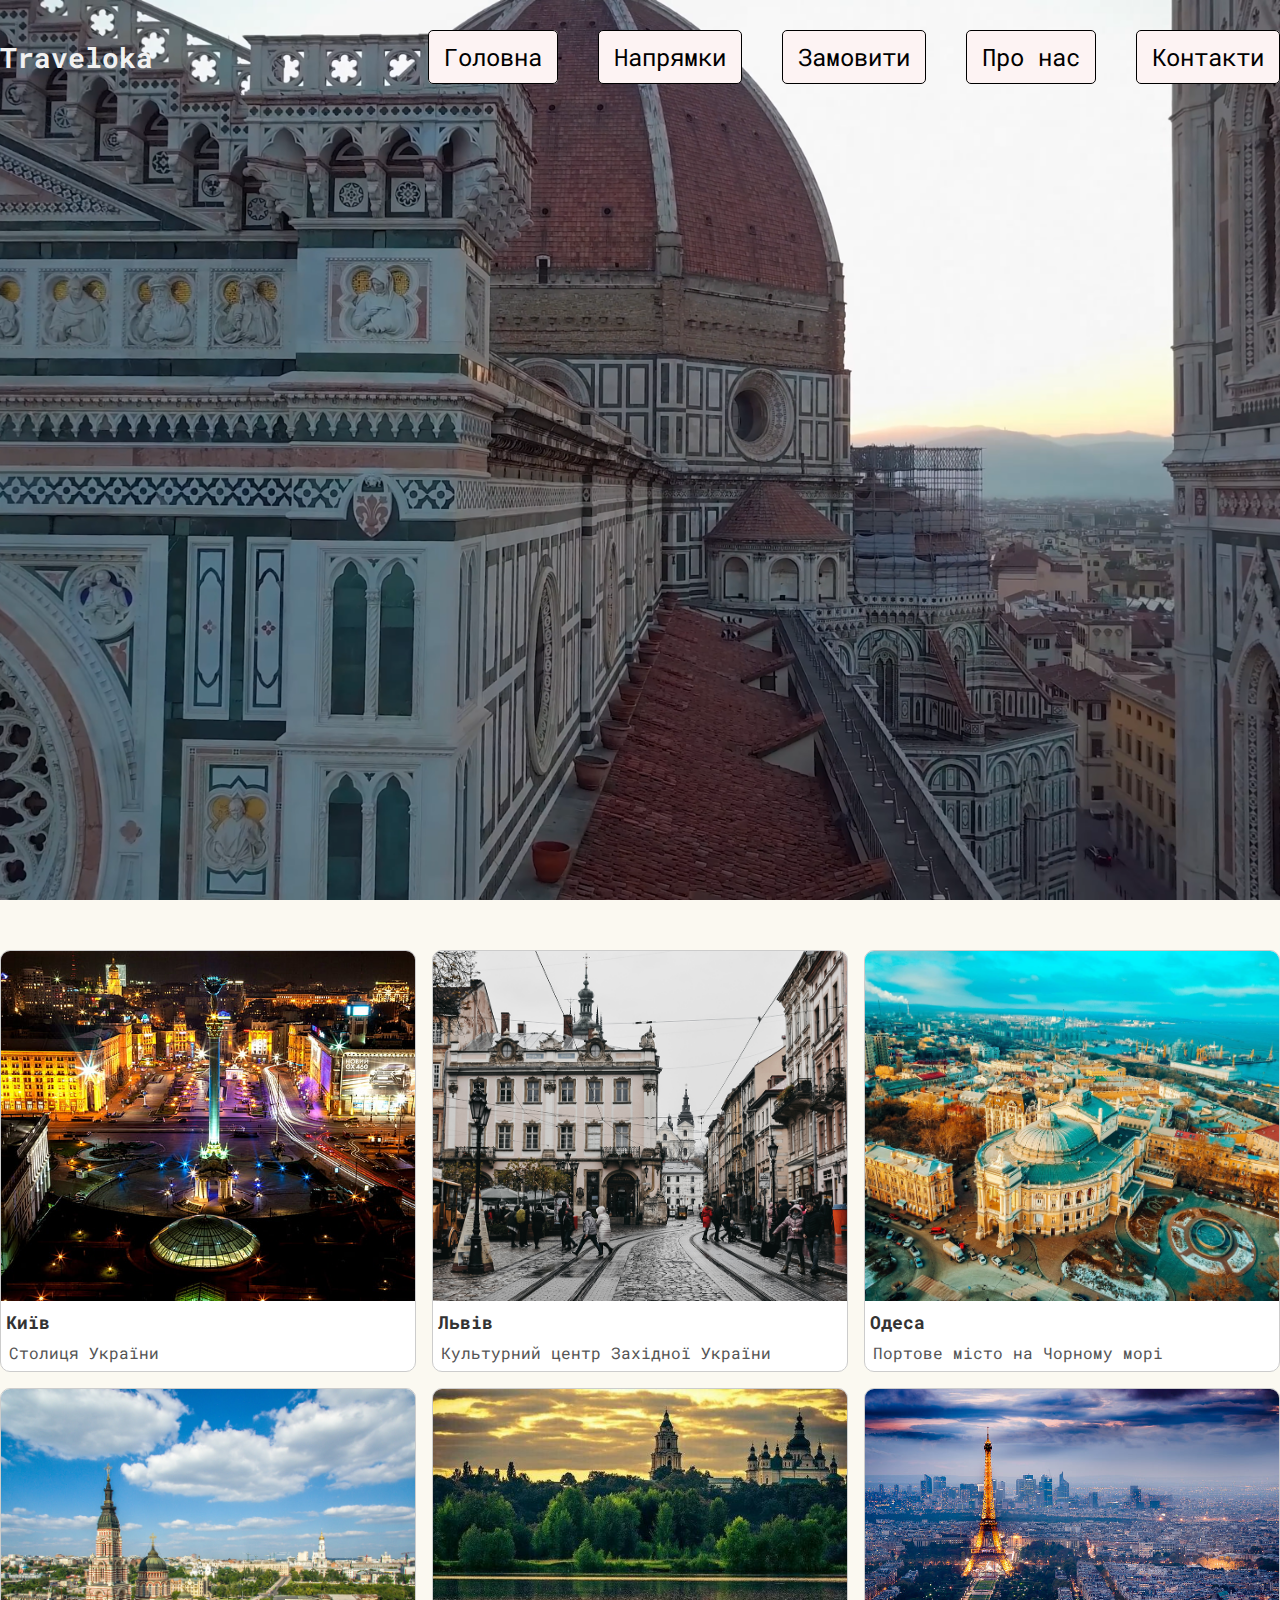
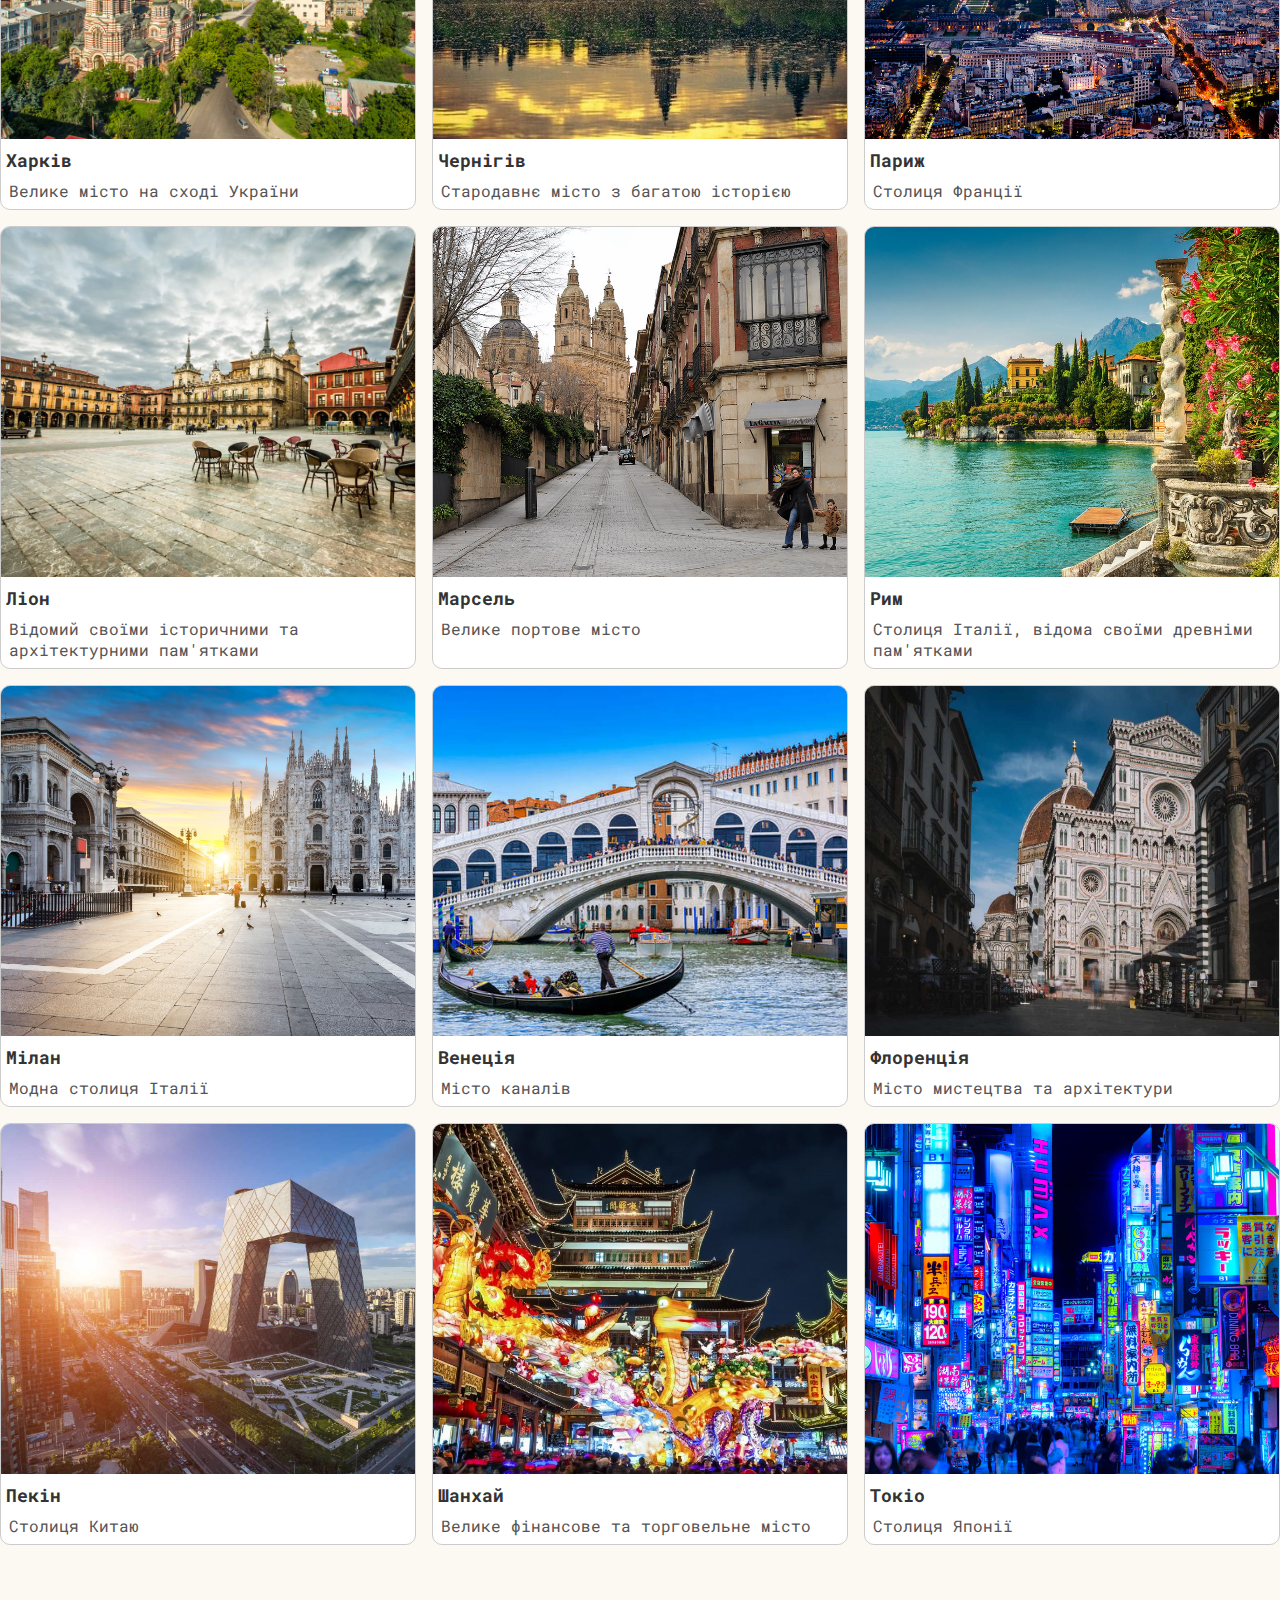
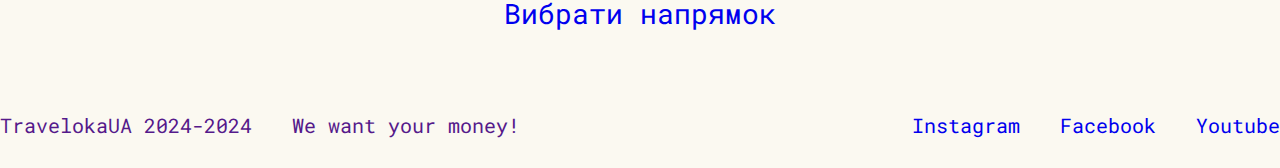
<file: index.html>
<!DOCTYPE html>
<html lang="en">
  <head>
    <meta charset="UTF-8" />
    <link rel="stylesheet" href="css/style.css" />
    <meta name="viewport" content="width=device-width, initial-scale=1.0" />
    <link rel="preconnect" href="https://fonts.googleapis.com" />
    <link rel="preconnect" href="https://fonts.gstatic.com" crossorigin />
    <link
      href="https://fonts.googleapis.com/css2?family=Poppins:ital,wght@0,100;0,200;0,300;0,400;0,500;0,600;0,700;0,800;0,900;1,100;1,200;1,300;1,400;1,500;1,600;1,700;1,800;1,900&family=Roboto+Mono:ital,wght@0,100..700;1,100..700&family=Titillium+Web:ital,wght@0,200;0,300;0,400;0,600;0,700;0,900;1,200;1,300;1,400;1,600;1,700&display=swap"
      rel="stylesheet"
    />
    <link rel="stylesheet" href="burger.css" />
    <title>Traveloka - Головна</title>
  </head>
  <body>
    <header class="header">
      <div class="carousel">
        <div class="carousel__container">
          <img src="images/caros1.png" alt="Slide 1" class="carousel__image" />
          <img src="images/caros2.png" alt="Slide 2" class="carousel__image" />
          <img src="images/caros3.png" alt="Slide 3" class="carousel__image" />
          <img src="images/caros4.png" alt="Slide 3" class="carousel__image" />
        </div>
      </div>
      <div class="upper-header">
        <div class="container">
          <div class="upper-header__flex">
            <div class="header__logo">
              <p class="header__logo-p">Traveloka</p>
            </div>
            <div class="upper-header__right">
              <div class="nav navbar">
                <ul class="nav__ul nav-menu">
                  <li class="ul__li nav-item">
                    <a href="" class="ul__li-a">Головна</a>
                  </li>

                  <li class="ul__li nav-item">
                    <div class="dropdown">
                      <button onclick="myFunction()" class="dropbtn ul__li-a">
                        Напрямки
                      </button>
                      <div id="myDropdown" class="dropdown-content">
                        <ul class="dropdown__ul">
                          <li class="dropdown__li">
                            <div class="inner__dropdown">
                              <a class="inner__ul__li-a">Європа</a>
                              <div class="inner__dropdown-content">
                                <ul class="inner__dropdown__ul" id="europeList">
                                  <li>
                                    <a href="country.html?name=Ukraine"
                                      >Україна</a
                                    >
                                  </li>

                                  <li class="inner__dropdown__li">
                                    <a
                                      href="country.html?name=France"
                                      class="inner__dropdown__li-a"
                                      >Франція</a
                                    >
                                  </li>
                                  <li class="inner__dropdown__li">
                                    <a
                                      href="country.html?name=Italy"
                                      class="inner__dropdown__li-a"
                                      >Італія</a
                                    >
                                  </li>
                                </ul>
                              </div>
                            </div>
                          </li>
                          <li class="dropdown__li">
                            <div class="inner__dropdown">
                              <a class="inner__ul__li-a">Азія</a>
                              <div class="inner__dropdown-content">
                                <ul class="inner__dropdown__ul" id="europeList">
                                  <li class="inner__dropdown__li">
                                    <a
                                      href="country.html?name=China"
                                      class="inner__dropdown__li-a"
                                      >Китай</a
                                    >
                                  </li>
                                  <li class="inner__dropdown__li">
                                    <a
                                      href="country.html?name=Japan"
                                      class="inner__dropdown__li-a"
                                      >Японія</a
                                    >
                                  </li>
                                  <li class="inner__dropdown__li">
                                    <a
                                      href="country.html?name=Korea"
                                      class="inner__dropdown__li-a"
                                      >Корея</a
                                    >
                                  </li>
                                </ul>
                              </div>
                            </div>
                          </li>
                          <li class="dropdown__li">
                            <div class="inner__dropdown">
                              <a class="inner__ul__li-a">Африка</a>
                              <div class="inner__dropdown-content">
                                <ul class="inner__dropdown__ul" id="europeList">
                                  <li class="inner__dropdown__li">
                                    <a
                                      href="country.html?name=Morocco"
                                      class="inner__dropdown__li-a"
                                      >Марокко</a
                                    >
                                  </li>
                                  <li class="inner__dropdown__li">
                                    <a
                                      href="country.html?name=Tunisia"
                                      class="inner__dropdown__li-a"
                                      >Туніс</a
                                    >
                                  </li>
                                </ul>
                              </div>
                            </div>
                          </li>
                          <li class="dropdown__li">
                            <div class="inner__dropdown">
                              <a class="inner__ul__li-a">Південна Америка</a>
                              <div class="inner__dropdown-content">
                                <ul class="inner__dropdown__ul" id="europeList">
                                  <li class="inner__dropdown__li">
                                    <a
                                      href="country.html?name=Brazil"
                                      class="inner__dropdown__li-a"
                                      >Бразилія</a
                                    >
                                  </li>
                                  <li class="inner__dropdown__li">
                                    <a
                                      href="country.html?name=Peru"
                                      class="inner__dropdown__li-a"
                                      >Перу</a
                                    >
                                  </li>
                                </ul>
                              </div>
                            </div>
                          </li>
                          <li class="dropdown__li">
                            <div class="inner__dropdown">
                              <a class="inner__ul__li-a">Північна Америка</a>
                              <div class="inner__dropdown-content">
                                <ul class="inner__dropdown__ul" id="europeList">
                                  <li class="inner__dropdown__li">
                                    <a
                                      href="country.html?name=USA"
                                      class="inner__dropdown__li-a"
                                      >США</a
                                    >
                                  </li>
                                </ul>
                              </div>
                            </div>
                          </li>
                          <li class="dropdown__li">
                            <a
                              href="country.html?name=Australia"
                              class="dropdown__li-a"
                              >Австралія</a
                            >
                          </li>
                        </ul>
                      </div>
                    </div>
                  </li>

                  <li class="ul__li nav-item">
                    <a href="buy.html" class="ul__li-a">Замовити</a>
                  </li>
                  <li class="ul__li nav-item">
                    <a href="about.html" class="ul__li-a">Про нас</a>
                  </li>
                  <li class="ul__li nav-item">
                    <a href="contact.html" class="ul__li-a">Контакти</a>
                  </li>
                </ul>
                <div class="hamburger">
                  <span class="bar"></span>
                  <span class="bar"></span>
                  <span class="bar"></span>
                </div>
              </div>
            </div>
          </div>
          <div class="header__slide"></div>
        </div>
      </div>
    </header>
    <div class="main">
      <section class="carrousel">
        <div class="container">
          <ul class="country-popular__flex" id="countryPopularPlaces">
            <!-- Україна -->
            <li class="country-popular__flex-li">
              <a href="country.html?name=Ukraine">
                <img
                  class="country-popular__img"
                  src="images/kyiv.jpg"
                  alt="Київ"
                />
                <h3>Київ</h3>
                <p>Столиця України</p>
              </a>
            </li>
            <li class="country-popular__flex-li">
              <a href="country.html?name=Ukraine">
                <img
                  class="country-popular__img"
                  src="images/lviv.jpg"
                  alt="Львів"
                />
                <h3>Львів</h3>
                <p>Культурний центр Західної України</p>
              </a>
            </li>
            <li class="country-popular__flex-li">
              <a href="country.html?name=Ukraine">
                <img
                  class="country-popular__img"
                  src="images/odesa.jpg"
                  alt="Одеса"
                />
                <h3>Одеса</h3>
                <p>Портове місто на Чорному морі</p>
              </a>
            </li>
            <li class="country-popular__flex-li">
              <a href="country.html?name=Ukraine">
                <img
                  class="country-popular__img"
                  src="images/kharkiv.jpg"
                  alt="Харків"
                />
                <h3>Харків</h3>
                <p>Велике місто на сході України</p>
              </a>
            </li>
            <li class="country-popular__flex-li">
              <a href="country.html?name=Ukraine">
                <img
                  class="country-popular__img"
                  src="images/chernihiv.jpg"
                  alt="Чернігів"
                />
                <h3>Чернігів</h3>
                <p>Стародавнє місто з багатою історією</p>
              </a>
            </li>
            <!-- Франція -->
            <li class="country-popular__flex-li">
              <a href="country.html?name=France">
                <img
                  class="country-popular__img"
                  src="images/paris.jpg"
                  alt="Париж"
                />
                <h3>Париж</h3>
                <p>Столиця Франції</p>
              </a>
            </li>
            <li class="country-popular__flex-li">
              <a href="country.html?name=France">
                <img
                  class="country-popular__img"
                  src="images/leon.jpg"
                  alt="Ліон"
                />
                <h3>Ліон</h3>
                <p>Відомий своїми історичними та архітектурними пам'ятками</p>
              </a>
            </li>
            <li class="country-popular__flex-li">
              <a href="country.html?name=France">
                <img
                  class="country-popular__img"
                  src="images/marcel.jpg"
                  alt="Марсель"
                />
                <h3>Марсель</h3>
                <p>Велике портове місто</p>
              </a>
            </li>
            <!-- Італія -->
            <li class="country-popular__flex-li">
              <a href="country.html?name=Italy">
                <img
                  class="country-popular__img"
                  src="images/rome.jpg"
                  alt="Рим"
                />
                <h3>Рим</h3>
                <p>Столиця Італії, відома своїми древніми пам'ятками</p>
              </a>
            </li>
            <li class="country-popular__flex-li">
              <a href="country.html?name=Italy">
                <img
                  class="country-popular__img"
                  src="images/milan.jpg"
                  alt="Мілан"
                />
                <h3>Мілан</h3>
                <p>Модна столиця Італії</p>
              </a>
            </li>
            <li class="country-popular__flex-li">
              <a href="country.html?name=Italy">
                <img
                  class="country-popular__img"
                  src="images/venice.jpg"
                  alt="Венеція"
                />
                <h3>Венеція</h3>
                <p>Місто каналів</p>
              </a>
            </li>
            <li class="country-popular__flex-li">
              <a href="country.html?name=Italy">
                <img
                  class="country-popular__img"
                  src="images/florence.jpg"
                  alt="Флоренція"
                />
                <h3>Флоренція</h3>
                <p>Місто мистецтва та архітектури</p>
              </a>
            </li>
            <!-- Китай -->
            <li class="country-popular__flex-li">
              <a href="country.html?name=China">
                <img
                  class="country-popular__img"
                  src="images/beijing.jpg"
                  alt="Пекін"
                />
                <h3>Пекін</h3>
                <p>Столиця Китаю</p>
              </a>
            </li>
            <li class="country-popular__flex-li">
              <a href="country.html?name=China">
                <img
                  class="country-popular__img"
                  src="images/shanghai.jpg"
                  alt="Шанхай"
                />
                <h3>Шанхай</h3>
                <p>Велике фінансове та торговельне місто</p>
              </a>
            </li>
            <!-- Японія -->
            <li class="country-popular__flex-li">
              <a href="country.html?name=Japan">
                <img
                  class="country-popular__img"
                  src="images/tokyo.jpg"
                  alt="Токіо"
                />
                <h3>Токіо</h3>
                <p>Столиця Японії</p>
              </a>
            </li>
          </ul>
        </div>
      </section>

      <section class="see__more">
        <div class="container">
          <a class="see__more-a" href="buy.html"
            ><p class="see__more-p">Вибрати напрямок</p></a
          >
        </div>
      </section>

      <footer class="footer">
        <div class="container">
          <div class="footer__flex">
            <div class="footer__left">
              <ul class="footer__ul">
                <li class="footer__ul-li">
                  <a class="footer__li-a" href="">TravelokaUA 2024-2024</a>
                </li>
                <li><a class="footer__li-a" href="">We want your money!</a></li>
              </ul>
            </div>
            <div class="footer__right">
              <ul class="footer__ul">
                <li class="footer__ul-li">
                  <a
                    href="https://www.instagram.com/zelenskyy_official/"
                    class="footer__li-a"
                    >Instagram</a
                  >
                </li>
                <li class="footer__ul-li">
                  <a
                    href="https://www.facebook.com/zelenskyy.official/?locale=ru_RU"
                    class="footer__li-a"
                    >Facebook</a
                  >
                </li>
                <li class="footer__ul-li">
                  <a
                    href="https://www.youtube.com/@PresidentGovUa"
                    class="footer__li-a"
                    >Youtube</a
                  >
                </li>
              </ul>
            </div>
          </div>
        </div>
      </footer>
    </div>
  </body>

  <script src="script.js"></script>
</html>
</file>
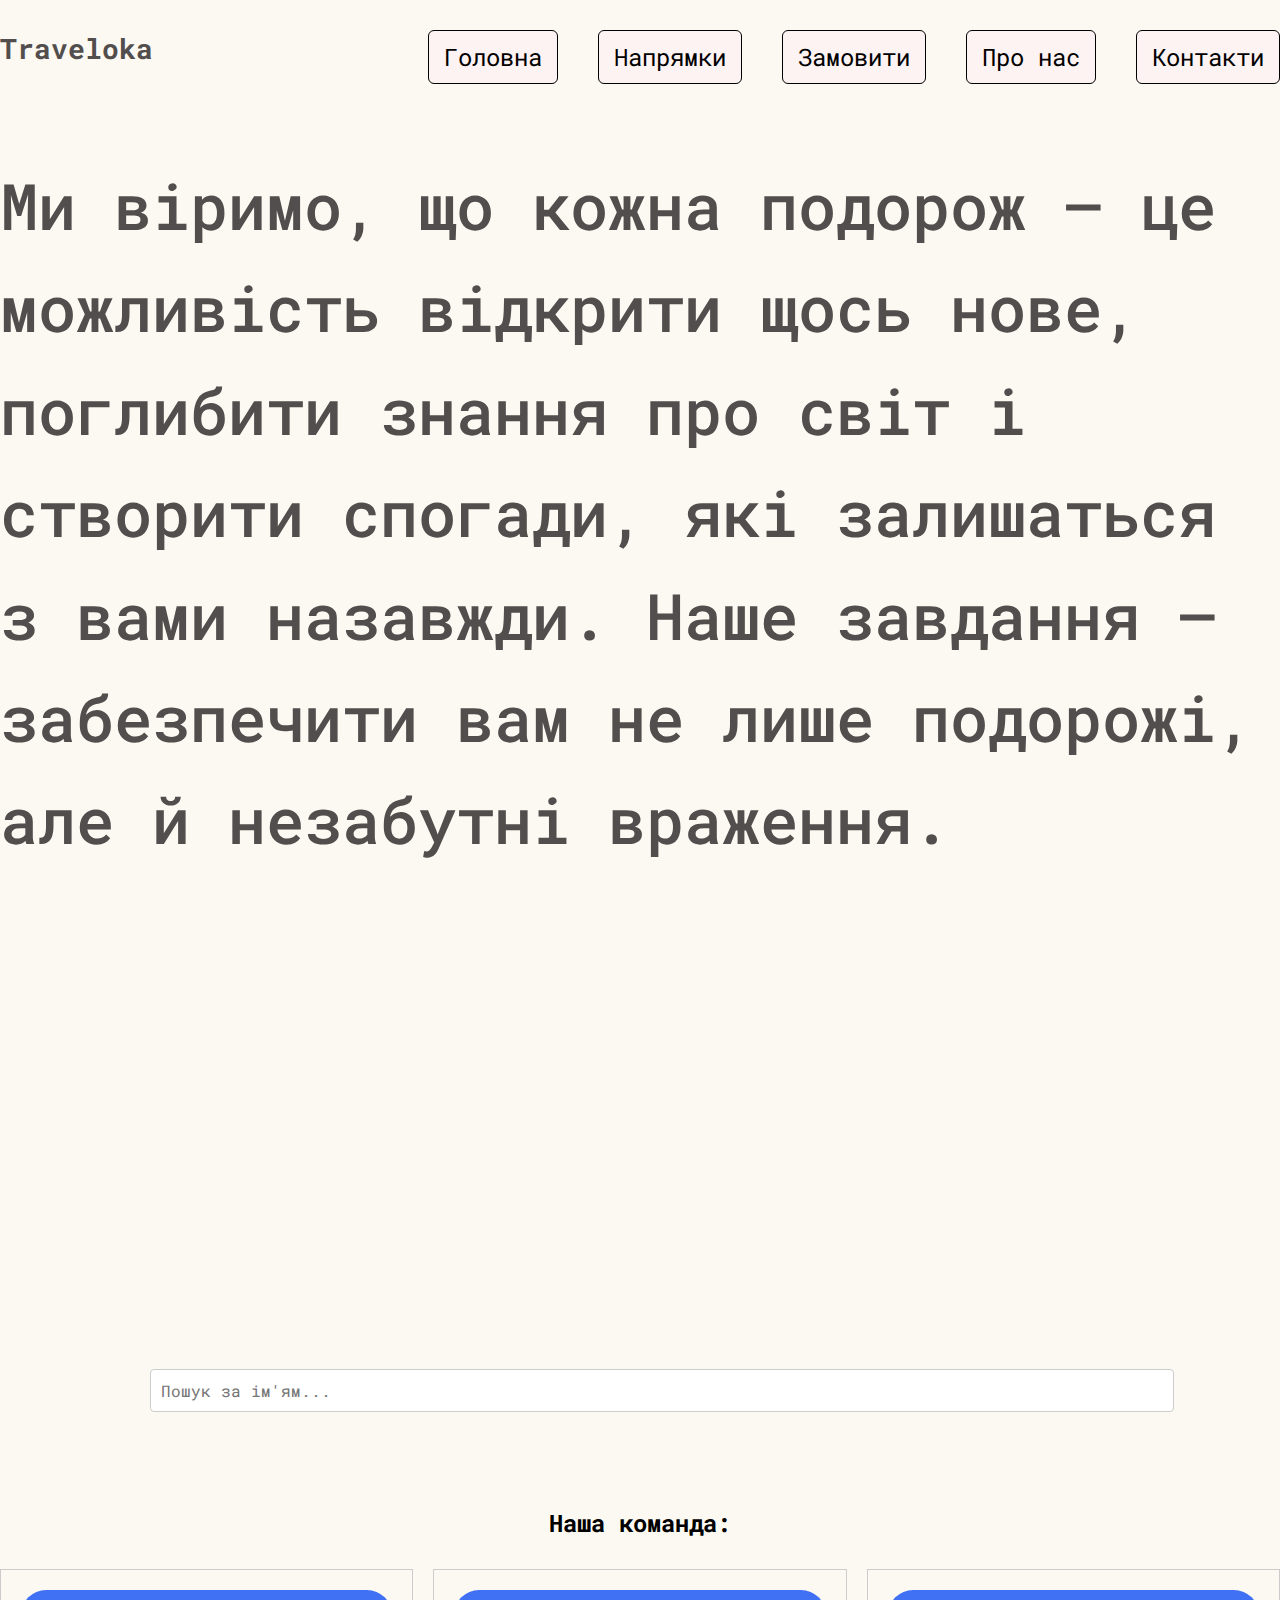
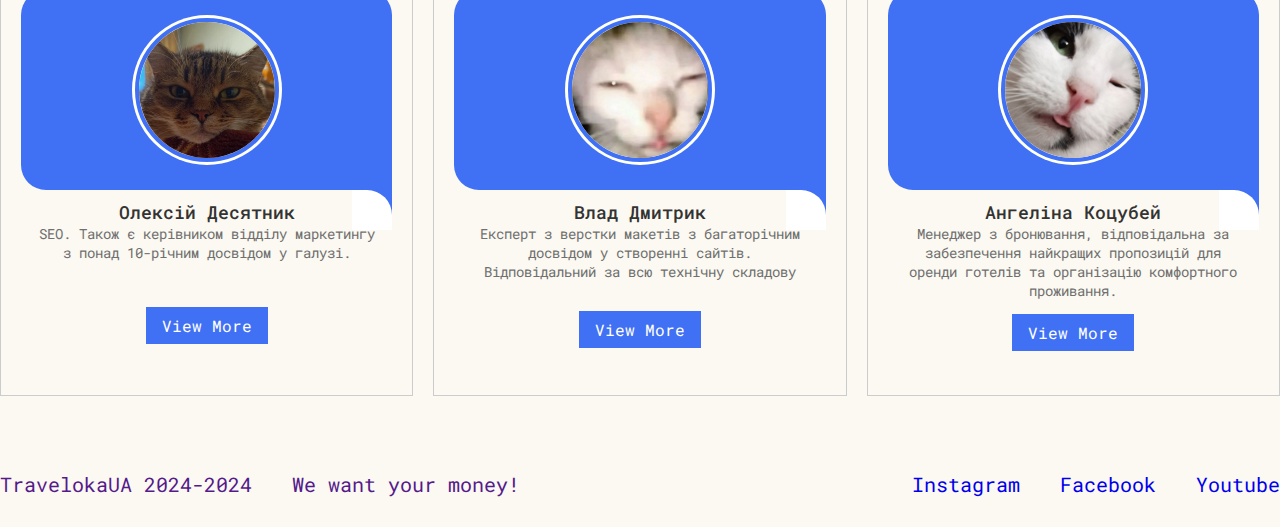
<file: about.html>
<!DOCTYPE html>
<html lang="uk">
  <head>
    <meta charset="UTF-8" />
    <meta name="viewport" content="width=device-width, initial-scale=1.0" />
    <title>Про нас</title>
    <link rel="stylesheet" href="css/about.css" />
    <link rel="preconnect" href="https://fonts.googleapis.com" />
    <link rel="preconnect" href="https://fonts.gstatic.com" crossorigin />
    <link
      href="https://fonts.googleapis.com/css2?family=Poppins:ital,wght@0,100;0,200;0,300;0,400;0,500;0,600;0,700;0,800;0,900;1,100;1,200;1,300;1,400;1,500;1,600;1,700;1,800;1,900&family=Roboto+Mono:ital,wght@0,100..700;1,100..700&family=Titillium+Web:ital,wght@0,200;0,300;0,400;0,600;0,700;0,900;1,200;1,300;1,400;1,600;1,700&display=swap"
      rel="stylesheet"
    />
  </head>
  <body>
    <header class="header">
      <div class="container">
        <div class="nav">
          <p class="header__logo-p">Traveloka</p>
          <ul class="nav__ul nav-menu">
            <li class="ul__li">
              <a href="index.html" class="ul__li-a">Головна</a>
            </li>

            <li class="ul__li">
              <div class="dropdown">
                <button onclick="myFunction()" class="dropbtn ul__li-a">
                  Напрямки
                </button>
                <div id="myDropdown" class="dropdown-content">
                  <ul class="dropdown__ul">
                    <li class="dropdown__li">
                      <div class="inner__dropdown">
                        <a class="inner__ul__li-a">Європа</a>
                        <div class="inner__dropdown-content">
                          <ul class="inner__dropdown__ul" id="europeList">
                            <li>
                              <a href="country.html?name=Ukraine">Україна</a>
                            </li>

                            <li class="inner__dropdown__li">
                              <a
                                href="country.html?name=France"
                                class="inner__dropdown__li-a"
                                >Франція</a
                              >
                            </li>
                            <li class="inner__dropdown__li">
                              <a
                                href="country.html?name=Italy"
                                class="inner__dropdown__li-a"
                                >Італія</a
                              >
                            </li>
                          </ul>
                        </div>
                      </div>
                    </li>
                    <li class="dropdown__li">
                      <div class="inner__dropdown">
                        <a class="inner__ul__li-a">Азія</a>
                        <div class="inner__dropdown-content">
                          <ul class="inner__dropdown__ul" id="europeList">
                            <li class="inner__dropdown__li">
                              <a
                                href="country.html?name=China"
                                class="inner__dropdown__li-a"
                                >Китай</a
                              >
                            </li>
                            <li class="inner__dropdown__li">
                              <a
                                href="country.html?name=Japan"
                                class="inner__dropdown__li-a"
                                >Японія</a
                              >
                            </li>
                            <li class="inner__dropdown__li">
                              <a
                                href="country.html?name=Korea"
                                class="inner__dropdown__li-a"
                                >Корея</a
                              >
                            </li>
                          </ul>
                        </div>
                      </div>
                    </li>
                    <li class="dropdown__li">
                      <div class="inner__dropdown">
                        <a class="inner__ul__li-a">Африка</a>
                        <div class="inner__dropdown-content">
                          <ul class="inner__dropdown__ul" id="europeList">
                            <li class="inner__dropdown__li">
                              <a
                                href="country.html?name=Morocco"
                                class="inner__dropdown__li-a"
                                >Марокко</a
                              >
                            </li>
                            <li class="inner__dropdown__li">
                              <a
                                href="country.html?name=Tunisia"
                                class="inner__dropdown__li-a"
                                >Туніс</a
                              >
                            </li>
                          </ul>
                        </div>
                      </div>
                    </li>
                    <li class="dropdown__li">
                      <div class="inner__dropdown">
                        <a class="inner__ul__li-a">Південна Америка</a>
                        <div class="inner__dropdown-content">
                          <ul class="inner__dropdown__ul" id="europeList">
                            <li class="inner__dropdown__li">
                              <a
                                href="country.html?name=Brazil"
                                class="inner__dropdown__li-a"
                                >Бразилія</a
                              >
                            </li>
                            <li class="inner__dropdown__li">
                              <a
                                href="country.html?name=Peru"
                                class="inner__dropdown__li-a"
                                >Перу</a
                              >
                            </li>
                          </ul>
                        </div>
                      </div>
                    </li>
                    <li class="dropdown__li">
                      <div class="inner__dropdown">
                        <a class="inner__ul__li-a">Північна Америка</a>
                        <div class="inner__dropdown-content">
                          <ul class="inner__dropdown__ul" id="europeList">
                            <li class="inner__dropdown__li">
                              <a
                                href="country.html?name=USA"
                                class="inner__dropdown__li-a"
                                >США</a
                              >
                            </li>
                          </ul>
                        </div>
                      </div>
                    </li>
                    <li class="dropdown__li">
                      <a
                        href="country.html?name=Australia"
                        class="dropdown__li-a"
                        >Австралія</a
                      >
                    </li>
                  </ul>
                </div>
              </div>
            </li>

            <li class="ul__li">
              <a href="buy.html" class="ul__li-a">Замовити</a>
            </li>
            <li class="ul__li">
              <a href="about.html" class="ul__li-a">Про нас</a>
            </li>
            <li class="ul__li">
              <a href="contact.html" class="ul__li-a">Контакти</a>
            </li>
          </ul>
        </div>
      </div>
    </header>

    <main class="main">
      <div class="container">
        <h1 class="main__h1">
          Ми віримо, що кожна подорож — це можливість відкрити щось нове,
          поглибити знання про світ і створити спогади, які залишаться з вами
          назавжди. Наше завдання — забезпечити вам не лише подорожі, але й
          незабутні враження.
        </h1>

        <div class="main__visia hidden">
          <h2 class="main__h2">Наші цінності:</h2>
          <ul class="visia__ul">
            <li class="visia__ul-li">Швидкі та зручні подорожі</li>
            <li class="visia__ul-li">Доступні ціни за квитки</li>
            <li class="visia__ul-li">Проїзд по найгарнішим місцям світу</li>
            <li class="visia__ul-li">Гарантуємо безпеку ваших речей</li>
          </ul>
        </div>
      </div>

      <!-- Поле для пошуку -->
      <input
        type="text"
        id="teamSearchInput"
        placeholder="Пошук за ім'ям..."
        class="search__input"
      />

      <section class="section__team">
        <div class="container">
          <h2 class="our__team">Наша команда:</h2>
          <div class="our-team__items">
            <div class="our-team__item">
              <div class="image-content">
                <span class="overlay"></span>
                <div class="card-image">
                  <img src="images/oleksii.png" alt="" class="card-img" />
                </div>
              </div>

              <div class="card-content">
                <h2 class="name">Олексій Десятник</h2>
                <p class="description">
                  SEO. Також є керівником відділу маркетингу з понад 10-річним
                  досвідом у галузі.
                </p>
                <a
                  href="https://www.youtube.com/channel/UCX6OQ3DkcsbYNE6H8uQQuVA"
                  class="button"
                  target="_blank"
                  >View More</a
                >
              </div>
            </div>

            <div class="our-team__item">
              <div class="image-content">
                <span class="overlay"></span>
                <div class="card-image">
                  <img src="images/vlad.png" alt="" class="card-img" />
                </div>
              </div>

              <div class="card-content">
                <h2 class="name">Влад Дмитрик</h2>
                <p class="description">
                  Експерт з верстки макетів з багаторічним досвідом у створенні
                  сайтів. Відповідальний за всю технічну складову
                </p>
                <a
                  href="https://www.youtube.com/@PewDiePie"
                  class="button"
                  target="_blank"
                  >View More</a
                >
              </div>
            </div>

            <div class="our-team__item">
              <div class="image-content">
                <span class="overlay"></span>
                <div class="card-image">
                  <img src="images/angelin.png" alt="" class="card-img" />
                </div>
              </div>

              <div class="card-content">
                <h2 class="name">Ангеліна Коцубей</h2>
                <p class="description">
                  Менеджер з бронювання, відповідальна за забезпечення найкращих
                  пропозицій для оренди готелів та організацію комфортного
                  проживання.
                </p>
                <a
                  href="https://www.youtube.com/@PresidentGovUa"
                  class="button"
                  target="_blank"
                  >View More</a
                >
              </div>
            </div>
          </div>
        </div>
      </section>
    </main>

    <footer class="footer">
      <div class="container">
        <div class="footer__flex">
          <div class="footer__left">
            <ul>
              <li>
                <a class="footer__li-a" href="">TravelokaUA 2024-2024</a>
              </li>
              <li><a class="footer__li-a" href="">We want your money!</a></li>
            </ul>
          </div>
          <div class="footer__right">
            <ul>
              <li>
                <a
                  href="https://www.instagram.com/zelenskyy_official/"
                  class="footer__li-a"
                  >Instagram</a
                >
              </li>
              <li>
                <a
                  href="https://www.facebook.com/zelenskyy.official/?locale=ru_RU"
                  class="footer__li-a"
                  >Facebook</a
                >
              </li>
              <li>
                <a
                  href="https://www.youtube.com/@PresidentGovUa"
                  class="footer__li-a"
                  >Youtube</a
                >
              </li>
            </ul>
          </div>
        </div>
      </div>
    </footer>
    <script src="script.js"></script>
    <script src="country.js"></script>
    <script>
      document.addEventListener("DOMContentLoaded", function () {
        const observer = new IntersectionObserver(
          (entries) => {
            entries.forEach((entry) => {
              if (entry.isIntersecting) {
                entry.target.classList.add("visible");
                observer.unobserve(entry.target);
              }
            });
          },
          {
            threshold: 0.1,
          }
        );

        document.querySelectorAll(".hidden").forEach((element) => {
          observer.observe(element);
        });
      });

      const teamSearchInput = document.getElementById("teamSearchInput");
      const teamItems = document.querySelectorAll(".our-team__item");

      // Додаємо подію для фільтрації членів команди при введенні в поле пошуку
      teamSearchInput.addEventListener("input", function () {
        const searchText = teamSearchInput.value.toLowerCase();

        teamItems.forEach((item) => {
          const name = item.querySelector(".name").innerText.toLowerCase();

          // Перевіряємо, чи містить ім'я введений текст
          if (name.includes(searchText)) {
            item.style.display = "block"; // Показуємо елемент, якщо є збіг
          } else {
            item.style.display = "none"; // Приховуємо елемент, якщо немає збігу
          }
        });
      });
    </script>

    <style>
      /* Стили для поля поиска */
      .search__input {
        margin-top: 20px;
        margin: 150px;
        width: 80%;
        padding: 10px;
        margin-bottom: 20px;
        font-size: 16px;
        border: 1px solid #ccc;
        border-radius: 4px;
      }

      /* Стилі для секції "Наша команда" */
      .our-team__items {
        display: flex;
        flex-wrap: wrap;
        gap: 20px;
      }

      .our-team__item {
        border: 1px solid #ccc;
        padding: 20px;
        width: calc(33.333% - 20px);
        box-sizing: border-box;
        display: block; /* Щоб кожен елемент відображався блоком */
      }
    </style>
  </body>
</html>
</file>
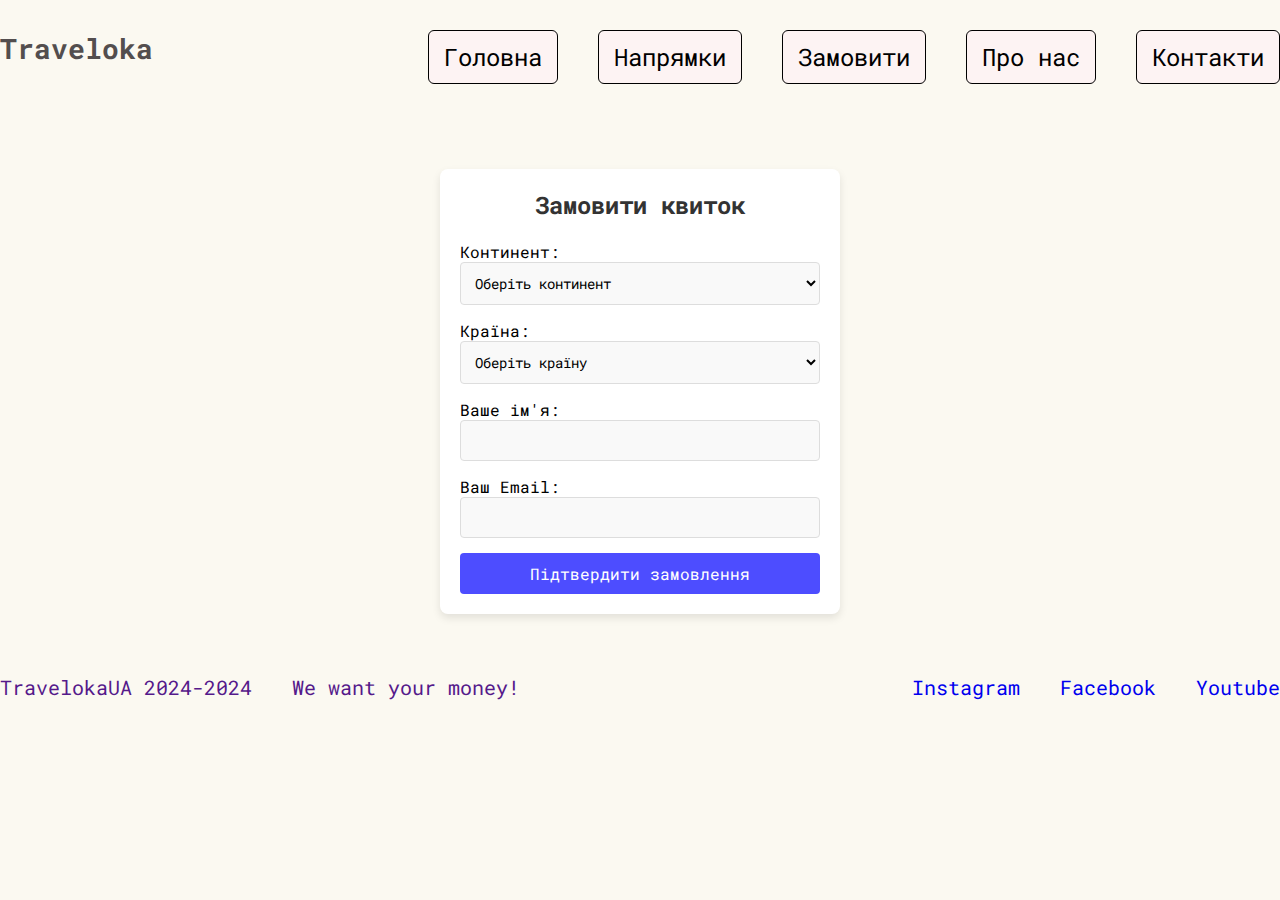
<file: buy.html>
<!DOCTYPE html>
<html lang="en">
  <head>
    <meta charset="UTF-8" />
    <meta name="viewport" content="width=device-width, initial-scale=1.0" />
    <link rel="stylesheet" href="css/buy.css" />
    <link rel="preconnect" href="https://fonts.googleapis.com" />
    <link rel="preconnect" href="https://fonts.gstatic.com" crossorigin />
    <link
      href="https://fonts.googleapis.com/css2?family=Poppins:ital,wght@0,100;0,200;0,300;0,400;0,500;0,600;0,700;0,800;0,900;1,100;1,200;1,300;1,400;1,500;1,600;1,700;1,800;1,900&family=Roboto+Mono:ital,wght@0,100..700;1,100..700&family=Titillium+Web:ital,wght@0,200;0,300;0,400;0,600;0,700;0,900;1,200;1,300;1,400;1,600;1,700&display=swap"
      rel="stylesheet"
    />
    <link rel="stylesheet" href="burger.css" />
    <title>Замовлення</title>
  </head>
  <body>
    <header class="header">
      <div class="container">
        <div class="nav">
          <p class="header__logo-p">Traveloka</p>
          <ul class="nav__ul nav-menu">
            <li class="ul__li">
              <a href="index.html" class="ul__li-a">Головна</a>
            </li>

            <li class="ul__li">
              <div class="dropdown">
                <button onclick="myFunction()" class="dropbtn ul__li-a">
                  Напрямки
                </button>
                <div id="myDropdown" class="dropdown-content">
                  <ul class="dropdown__ul">
                    <li class="dropdown__li">
                      <div class="inner__dropdown">
                        <a class="inner__ul__li-a">Європа</a>
                        <div class="inner__dropdown-content">
                          <ul class="inner__dropdown__ul" id="europeList">
                            <li>
                              <a href="country.html?name=Ukraine">Україна</a>
                            </li>

                            <li class="inner__dropdown__li">
                              <a
                                href="country.html?name=France"
                                class="inner__dropdown__li-a"
                                >Франція</a
                              >
                            </li>
                            <li class="inner__dropdown__li">
                              <a
                                href="country.html?name=Italy"
                                class="inner__dropdown__li-a"
                                >Італія</a
                              >
                            </li>
                          </ul>
                        </div>
                      </div>
                    </li>
                    <li class="dropdown__li">
                      <div class="inner__dropdown">
                        <a class="inner__ul__li-a">Азія</a>
                        <div class="inner__dropdown-content">
                          <ul class="inner__dropdown__ul" id="europeList">
                            <li class="inner__dropdown__li">
                              <a
                                href="country.html?name=China"
                                class="inner__dropdown__li-a"
                                >Китай</a
                              >
                            </li>
                            <li class="inner__dropdown__li">
                              <a
                                href="country.html?name=Japan"
                                class="inner__dropdown__li-a"
                                >Японія</a
                              >
                            </li>
                            <li class="inner__dropdown__li">
                              <a
                                href="country.html?name=Korea"
                                class="inner__dropdown__li-a"
                                >Корея</a
                              >
                            </li>
                          </ul>
                        </div>
                      </div>
                    </li>
                    <li class="dropdown__li">
                      <div class="inner__dropdown">
                        <a class="inner__ul__li-a">Африка</a>
                        <div class="inner__dropdown-content">
                          <ul class="inner__dropdown__ul" id="europeList">
                            <li class="inner__dropdown__li">
                              <a
                                href="country.html?name=Morocco"
                                class="inner__dropdown__li-a"
                                >Марокко</a
                              >
                            </li>
                            <li class="inner__dropdown__li">
                              <a
                                href="country.html?name=Tunisia"
                                class="inner__dropdown__li-a"
                                >Туніс</a
                              >
                            </li>
                          </ul>
                        </div>
                      </div>
                    </li>
                    <li class="dropdown__li">
                      <div class="inner__dropdown">
                        <a class="inner__ul__li-a">Південна Америка</a>
                        <div class="inner__dropdown-content">
                          <ul class="inner__dropdown__ul" id="europeList">
                            <li class="inner__dropdown__li">
                              <a
                                href="country.html?name=Brazil"
                                class="inner__dropdown__li-a"
                                >Бразилія</a
                              >
                            </li>
                            <li class="inner__dropdown__li">
                              <a
                                href="country.html?name=Peru"
                                class="inner__dropdown__li-a"
                                >Перу</a
                              >
                            </li>
                          </ul>
                        </div>
                      </div>
                    </li>
                    <li class="dropdown__li">
                      <div class="inner__dropdown">
                        <a class="inner__ul__li-a">Північна Америка</a>
                        <div class="inner__dropdown-content">
                          <ul class="inner__dropdown__ul" id="europeList">
                            <li class="inner__dropdown__li">
                              <a
                                href="country.html?name=USA"
                                class="inner__dropdown__li-a"
                                >США</a
                              >
                            </li>
                          </ul>
                        </div>
                      </div>
                    </li>
                    <li class="dropdown__li">
                      <a
                        href="country.html?name=Australia"
                        class="dropdown__li-a"
                        >Австралія</a
                      >
                    </li>
                  </ul>
                </div>
              </div>
            </li>

            <li class="ul__li">
              <a href="buy.html" class="ul__li-a">Замовити</a>
            </li>
            <li class="ul__li">
              <a href="about.html" class="ul__li-a">Про нас</a>
            </li>
            <li class="ul__li">
              <a href="contact.html" class="ul__li-a">Контакти</a>
            </li>
          </ul>
        </div>
      </div>
    </header>

    <section class="form">
      <div class="form-container">
        <h1 class="form-container__h1">Замовити квиток</h1>
        <form id="bookingForm">
          <label class="form-container__label" for="continent"
            >Континент:</label
          >
          <select
            class="form-container__select"
            id="continent"
            name="continent"
            required
          >
            <option value="">Оберіть континент</option>
          </select>

          <label class="form-container__label" for="country">Країна:</label>
          <select
            class="form-container__select"
            id="country"
            name="country"
            required
          >
            <option class="form-container__option" value="">
              Оберіть країну
            </option>
          </select>

          <label for="name">Ваше ім'я:</label>
          <input
            class="form-container__input"
            type="text"
            id="name"
            name="name"
            required
          />

          <label for="email">Ваш Email:</label>
          <input
            class="form-container__input"
            type="email"
            id="email"
            name="email"
            required
          />

          <button class="form-container__button" type="submit">
            Підтвердити замовлення
          </button>
        </form>
      </div>
    </section>

    <footer class="footer">
      <div class="container">
        <div class="footer__flex">
          <div class="footer__left">
            <ul class="footer__ul">
              <li class="footer__ul-li">
                <a class="footer__li-a" href="">TravelokaUA 2024-2024</a>
              </li>
              <li><a class="footer__li-a" href="">We want your money!</a></li>
            </ul>
          </div>
          <div class="footer__right">
            <ul class="footer__ul">
              <li class="footer__ul-li">
                <a
                  href="https://www.instagram.com/zelenskyy_official/"
                  class="footer__li-a"
                  >Instagram</a
                >
              </li>
              <li class="footer__ul-li">
                <a
                  href="https://www.facebook.com/zelenskyy.official/?locale=ru_RU"
                  class="footer__li-a"
                  >Facebook</a
                >
              </li>
              <li class="footer__ul-li">
                <a
                  href="https://www.youtube.com/@PresidentGovUa"
                  class="footer__li-a"
                  >Youtube</a
                >
              </li>
            </ul>
          </div>
        </div>
      </div>
    </footer>

    <script src="country.js"></script>
    <script>
      document.addEventListener("DOMContentLoaded", () => {
        const continentSelect = document.getElementById("continent");
        const countrySelect = document.getElementById("country");

        // Додавання континентів у випадаючий список
        continents.forEach((continent) => {
          const option = document.createElement("option");
          option.value = continent;
          option.textContent = continent;
          continentSelect.appendChild(option);
        });

        // Оновлення списку країн на основі вибору континенту
        continentSelect.addEventListener("change", () => {
          const selectedContinent = continentSelect.value;
          countrySelect.innerHTML = '<option value="">Оберіть країну</option>';

          if (selectedContinent) {
            Object.values(countryData).forEach((country) => {
              if (country.continent === selectedContinent) {
                const option = document.createElement("option");
                option.value = country.name;
                option.textContent = country.name;
                countrySelect.appendChild(option);
              }
            });
          }
        });

        // Обробка форми та виведення вибраних даних
        document
          .getElementById("bookingForm")
          .addEventListener("submit", (e) => {
            e.preventDefault();

            const continent = continentSelect.value;
            const country = countrySelect.value;
            const name = document.getElementById("name").value;
            const email = document.getElementById("email").value;

            // Виведення даних у алерт
            alert(
              `Ваше замовлення підтверджено!\nКонтинент: ${continent}\nКраїна: ${country}\nІм'я: ${name}\nEmail: ${email}`
            );
          });
      });
    </script>
  </body>
  <script src="script.js"></script>
</html>
</file>
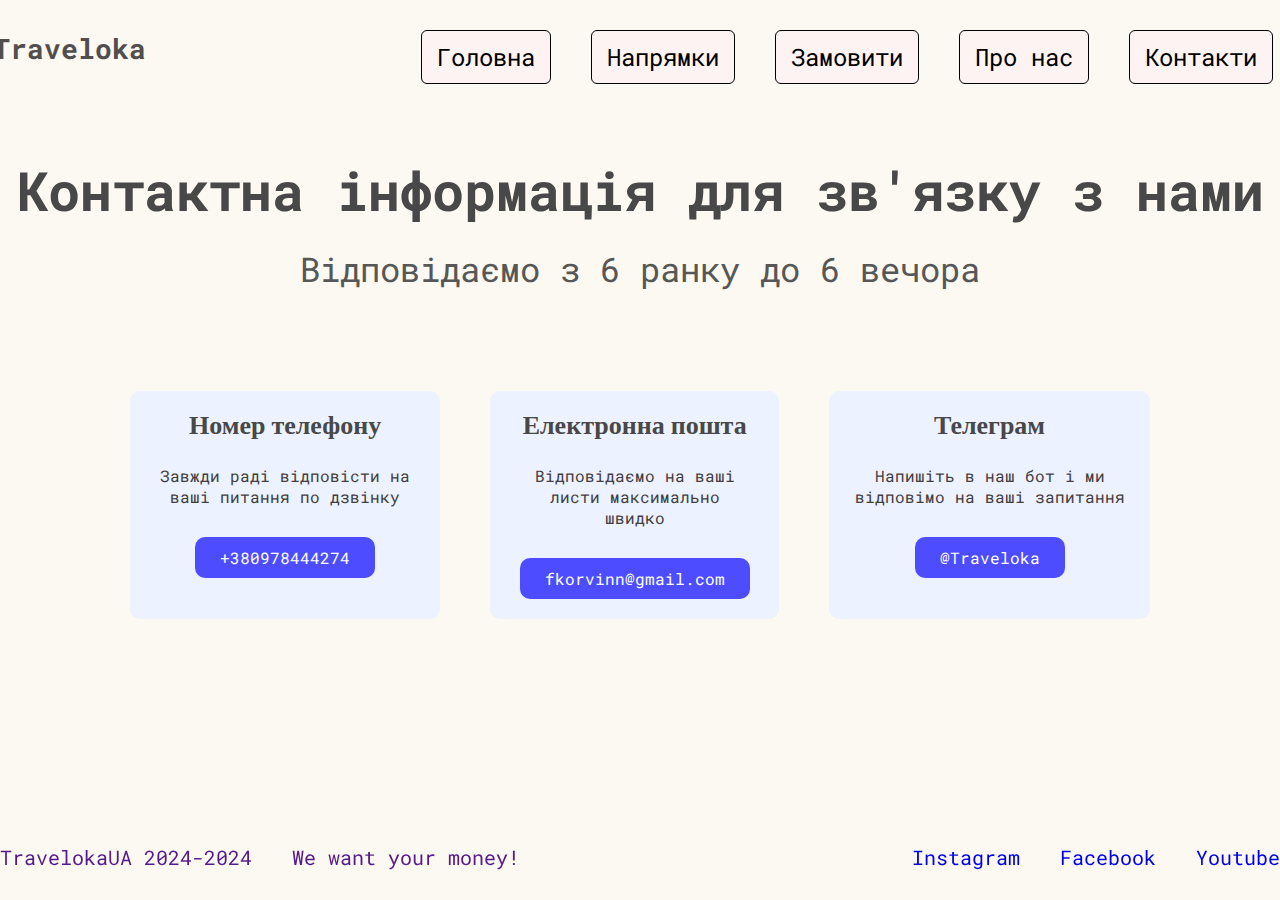
<file: contact.html>
<!DOCTYPE html>
<html lang="en">
  <head>
    <meta charset="UTF-8" />
    <meta name="viewport" content="width=device-width, initial-scale=1.0" />
    <link rel="stylesheet" href="css/contact.css" />
    <link rel="preconnect" href="https://fonts.googleapis.com" />
    <link rel="preconnect" href="https://fonts.gstatic.com" crossorigin />
    <link
      href="https://fonts.googleapis.com/css2?family=Poppins:ital,wght@0,100;0,200;0,300;0,400;0,500;0,600;0,700;0,800;0,900;1,100;1,200;1,300;1,400;1,500;1,600;1,700;1,800;1,900&family=Roboto+Mono:ital,wght@0,100..700;1,100..700&family=Titillium+Web:ital,wght@0,200;0,300;0,400;0,600;0,700;0,900;1,200;1,300;1,400;1,600;1,700&display=swap"
      rel="stylesheet"
    />
    <link rel="stylesheet" href="burger.css" />
    <title>Контакти</title>
  </head>
  <body>
    <div class="wrapper">
      <header class="header">
        <div class="container">
          <div class="nav nav-menu">
            <p class="header__logo-p">Traveloka</p>
            <ul class="nav__ul">
              <li class="ul__li">
                <a href="index.html" class="ul__li-a">Головна</a>
              </li>

              <li class="ul__li">
                <div class="dropdown">
                  <button onclick="myFunction()" class="dropbtn ul__li-a">
                    Напрямки
                  </button>
                  <div id="myDropdown" class="dropdown-content">
                    <ul class="dropdown__ul">
                      <li class="dropdown__li">
                        <div class="inner__dropdown">
                          <a class="inner__ul__li-a">Європа</a>
                          <div class="inner__dropdown-content">
                            <ul class="inner__dropdown__ul" id="europeList">
                              <li>
                                <a href="country.html?name=Ukraine">Україна</a>
                              </li>

                              <li class="inner__dropdown__li">
                                <a
                                  href="country.html?name=France"
                                  class="inner__dropdown__li-a"
                                  >Франція</a
                                >
                              </li>
                              <li class="inner__dropdown__li">
                                <a
                                  href="country.html?name=Italy"
                                  class="inner__dropdown__li-a"
                                  >Італія</a
                                >
                              </li>
                            </ul>
                          </div>
                        </div>
                      </li>
                      <li class="dropdown__li">
                        <div class="inner__dropdown">
                          <a class="inner__ul__li-a">Азія</a>
                          <div class="inner__dropdown-content">
                            <ul class="inner__dropdown__ul" id="europeList">
                              <li class="inner__dropdown__li">
                                <a
                                  href="country.html?name=China"
                                  class="inner__dropdown__li-a"
                                  >Китай</a
                                >
                              </li>
                              <li class="inner__dropdown__li">
                                <a
                                  href="country.html?name=Japan"
                                  class="inner__dropdown__li-a"
                                  >Японія</a
                                >
                              </li>
                              <li class="inner__dropdown__li">
                                <a
                                  href="country.html?name=Korea"
                                  class="inner__dropdown__li-a"
                                  >Корея</a
                                >
                              </li>
                            </ul>
                          </div>
                        </div>
                      </li>
                      <li class="dropdown__li">
                        <div class="inner__dropdown">
                          <a class="inner__ul__li-a">Африка</a>
                          <div class="inner__dropdown-content">
                            <ul class="inner__dropdown__ul" id="europeList">
                              <li class="inner__dropdown__li">
                                <a
                                  href="country.html?name=Morocco"
                                  class="inner__dropdown__li-a"
                                  >Марокко</a
                                >
                              </li>
                              <li class="inner__dropdown__li">
                                <a
                                  href="country.html?name=Tunisia"
                                  class="inner__dropdown__li-a"
                                  >Туніс</a
                                >
                              </li>
                            </ul>
                          </div>
                        </div>
                      </li>
                      <li class="dropdown__li">
                        <div class="inner__dropdown">
                          <a class="inner__ul__li-a">Південна Америка</a>
                          <div class="inner__dropdown-content">
                            <ul class="inner__dropdown__ul" id="europeList">
                              <li class="inner__dropdown__li">
                                <a
                                  href="country.html?name=Brazil"
                                  class="inner__dropdown__li-a"
                                  >Бразилія</a
                                >
                              </li>
                              <li class="inner__dropdown__li">
                                <a
                                  href="country.html?name=Peru"
                                  class="inner__dropdown__li-a"
                                  >Перу</a
                                >
                              </li>
                            </ul>
                          </div>
                        </div>
                      </li>
                      <li class="dropdown__li">
                        <div class="inner__dropdown">
                          <a class="inner__ul__li-a">Північна Америка</a>
                          <div class="inner__dropdown-content">
                            <ul class="inner__dropdown__ul" id="europeList">
                              <li class="inner__dropdown__li">
                                <a
                                  href="country.html?name=USA"
                                  class="inner__dropdown__li-a"
                                  >США</a
                                >
                              </li>
                            </ul>
                          </div>
                        </div>
                      </li>
                      <li class="dropdown__li">
                        <a
                          href="country.html?name=Australia"
                          class="dropdown__li-a"
                          >Австралія</a
                        >
                      </li>
                    </ul>
                  </div>
                </div>
              </li>

              <li class="ul__li">
                <a href="buy.html" class="ul__li-a">Замовити</a>
              </li>
              <li class="ul__li">
                <a href="about.html" class="ul__li-a">Про нас</a>
              </li>
              <li class="ul__li">
                <a href="contact.html" class="ul__li-a">Контакти</a>
              </li>
            </ul>
          </div>
        </div>
      </header>

      <main class="main">
        <div class="container">
          <div class="main__h">
            <h1 class="main__info">Контактна інформація для зв'язку з нами</h1>
            <p class="main__info-small">Відповідаємо з 6 ранку до 6 вечора</p>
          </div>
        </div>

        <section class="info">
          <div class="container">
            <div class="info__items">
              <div class="info__item">
                <h2 class="info__item-h2">Номер телефону</h2>
                <p class="info__item-p">
                  Завжди раді відповісти на ваші питання по дзвінку
                </p>
                <p class="info__item-a">+380978444274</p>
              </div>
              <div class="info__item">
                <h2 class="info__item-h2">Електронна пошта</h2>
                <p class="info__item-p">
                  Відповідаємо на ваші листи максимально швидко
                </p>
                <p class="info__item-a">fkorvinn@gmail.com</p>
              </div>
              <div class="info__item">
                <h2 class="info__item-h2">Телеграм</h2>
                <p class="info__item-p">
                  Напишіть в наш бот і ми відповімо на ваші запитання
                </p>
                <p class="info__item-a">@Traveloka</p>
              </div>
            </div>
          </div>
        </section>
      </main>

      <footer class="footer">
        <div class="container">
          <div class="footer__flex">
            <div class="footer__left">
              <ul>
                <li>
                  <a class="footer__li-a" href="">TravelokaUA 2024-2024</a>
                </li>
                <li><a class="footer__li-a" href="">We want your money!</a></li>
              </ul>
            </div>
            <div class="footer__right">
              <ul>
                <li>
                  <a
                    href="https://www.instagram.com/zelenskyy_official/"
                    class="footer__li-a"
                    >Instagram</a
                  >
                </li>
                <li>
                  <a
                    href="https://www.facebook.com/zelenskyy.official/?locale=ru_RU"
                    class="footer__li-a"
                    >Facebook</a
                  >
                </li>
                <li>
                  <a
                    href="https://www.youtube.com/@PresidentGovUa"
                    class="footer__li-a"
                    >Youtube</a
                  >
                </li>
              </ul>
            </div>
          </div>
        </div>
      </footer>
    </div>
    <script src="script.js"></script>
    <script src="country.js"></script>
  </body>
</html>
</file>
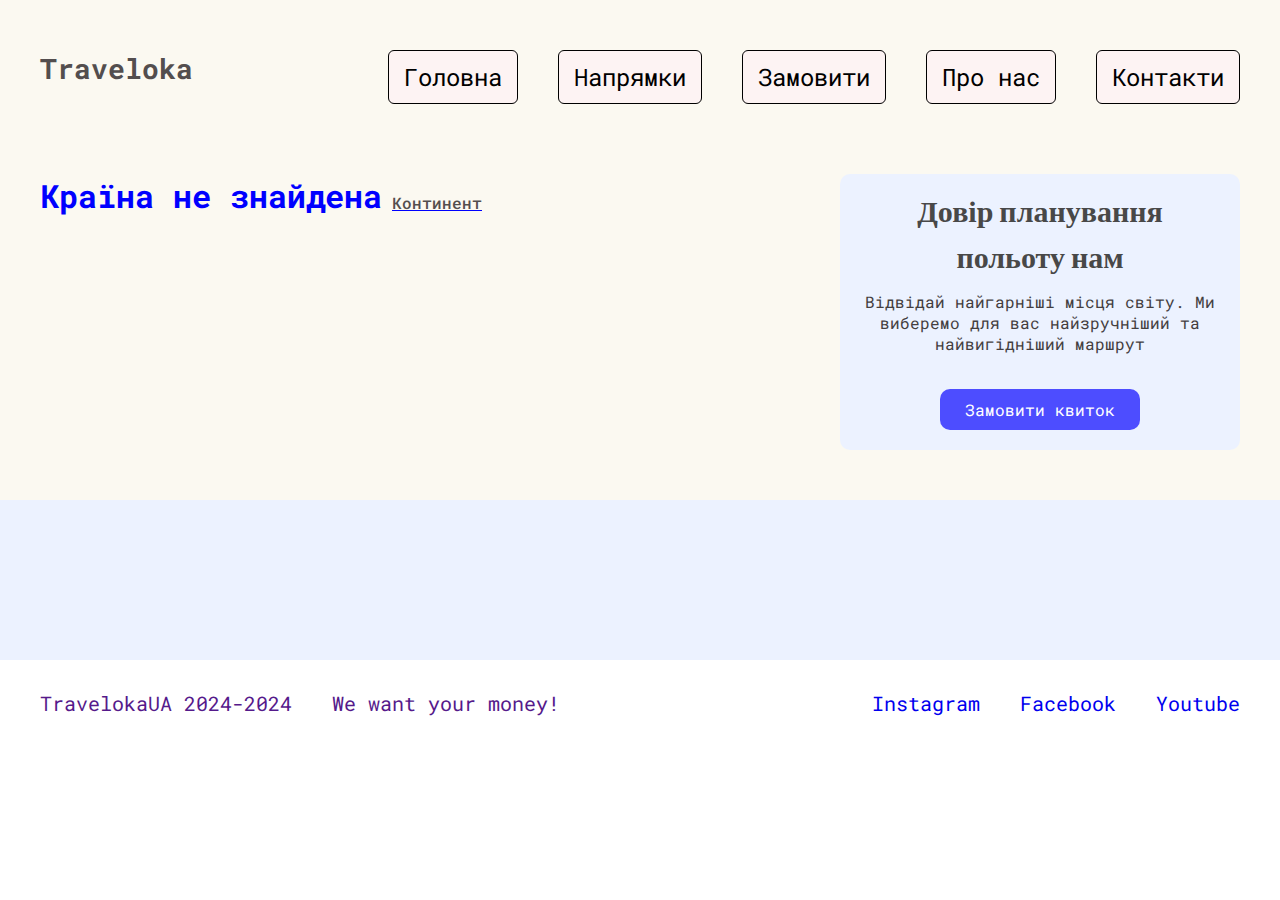
<file: country.html>
<!DOCTYPE html>
<html lang="uk">
  <head>
    <meta charset="UTF-8" />
    <meta name="viewport" content="width=device-width, initial-scale=1.0" />
    <title>Про Країну</title>
    <link rel="stylesheet" href="css/country.css" />
    <link rel="preconnect" href="https://fonts.googleapis.com" />
    <link rel="preconnect" href="https://fonts.gstatic.com" crossorigin />
    <link
      href="https://fonts.googleapis.com/css2?family=Poppins:ital,wght@0,100;0,200;0,300;0,400;0,500;0,600;0,700;0,800;0,900;1,100;1,200;1,300;1,400;1,500;1,600;1,700;1,800;1,900&family=Roboto+Mono:ital,wght@0,100..700;1,100..700&family=Titillium+Web:ital,wght@0,200;0,300;0,400;0,600;0,700;0,900;1,200;1,300;1,400;1,600;1,700&display=swap"
      rel="stylesheet"
    />
    <link rel="stylesheet" href="burger.css" />
  </head>
  <body>
    <header class="header">
      <div class="container">
        <div class="nav navbar">
          <p class="header__logo-p">Traveloka</p>
          <ul class="nav__ul nav-menu">
            <li class="ul__li nav-item">
              <a href="index.html" class="ul__li-a">Головна</a>
            </li>

            <li class="ul__li nav-item">
              <div class="dropdown">
                <button onclick="myFunction()" class="dropbtn ul__li-a">
                  Напрямки
                </button>
                <div id="myDropdown" class="dropdown-content">
                  <ul class="dropdown__ul">
                    <li class="dropdown__li">
                      <div class="inner__dropdown">
                        <a class="inner__ul__li-a">Європа</a>
                        <div class="inner__dropdown-content">
                          <ul class="inner__dropdown__ul" id="europeList">
                            <li>
                              <a href="country.html?name=Ukraine">Україна</a>
                            </li>

                            <li class="inner__dropdown__li">
                              <a
                                href="country.html?name=France"
                                class="inner__dropdown__li-a"
                                >Франція</a
                              >
                            </li>
                            <li class="inner__dropdown__li">
                              <a
                                href="country.html?name=Italy"
                                class="inner__dropdown__li-a"
                                >Італія</a
                              >
                            </li>
                          </ul>
                        </div>
                      </div>
                    </li>
                    <li class="dropdown__li">
                      <div class="inner__dropdown">
                        <a class="inner__ul__li-a">Азія</a>
                        <div class="inner__dropdown-content">
                          <ul class="inner__dropdown__ul" id="europeList">
                            <li class="inner__dropdown__li">
                              <a
                                href="country.html?name=China"
                                class="inner__dropdown__li-a"
                                >Китай</a
                              >
                            </li>
                            <li class="inner__dropdown__li">
                              <a
                                href="country.html?name=Japan"
                                class="inner__dropdown__li-a"
                                >Японія</a
                              >
                            </li>
                            <li class="inner__dropdown__li">
                              <a
                                href="country.html?name=Korea"
                                class="inner__dropdown__li-a"
                                >Корея</a
                              >
                            </li>
                          </ul>
                        </div>
                      </div>
                    </li>
                    <li class="dropdown__li">
                      <div class="inner__dropdown">
                        <a class="inner__ul__li-a">Африка</a>
                        <div class="inner__dropdown-content">
                          <ul class="inner__dropdown__ul" id="europeList">
                            <li class="inner__dropdown__li">
                              <a
                                href="country.html?name=Morocco"
                                class="inner__dropdown__li-a"
                                >Марокко</a
                              >
                            </li>
                            <li class="inner__dropdown__li">
                              <a
                                href="country.html?name=Tunisia"
                                class="inner__dropdown__li-a"
                                >Туніс</a
                              >
                            </li>
                          </ul>
                        </div>
                      </div>
                    </li>
                    <li class="dropdown__li">
                      <div class="inner__dropdown">
                        <a class="inner__ul__li-a">Південна Америка</a>
                        <div class="inner__dropdown-content">
                          <ul class="inner__dropdown__ul" id="europeList">
                            <li class="inner__dropdown__li">
                              <a
                                href="country.html?name=Brazil"
                                class="inner__dropdown__li-a"
                                >Бразилія</a
                              >
                            </li>
                            <li class="inner__dropdown__li">
                              <a
                                href="country.html?name=Peru"
                                class="inner__dropdown__li-a"
                                >Перу</a
                              >
                            </li>
                          </ul>
                        </div>
                      </div>
                    </li>
                    <li class="dropdown__li">
                      <div class="inner__dropdown">
                        <a class="inner__ul__li-a">Північна Америка</a>
                        <div class="inner__dropdown-content">
                          <ul class="inner__dropdown__ul" id="europeList">
                            <li class="inner__dropdown__li">
                              <a
                                href="country.html?name=USA"
                                class="inner__dropdown__li-a"
                                >США</a
                              >
                            </li>
                          </ul>
                        </div>
                      </div>
                    </li>
                    <li class="dropdown__li">
                      <a
                        href="country.html?name=Australia"
                        class="dropdown__li-a"
                        >Австралія</a
                      >
                    </li>
                  </ul>
                </div>
              </div>
            </li>

            <li class="ul__li nav-item">
              <a href="buy.html" class="ul__li-a">Замовити</a>
            </li>
            <li class="ul__li nav-item">
              <a href="about.html" class="ul__li-a">Про нас</a>
            </li>
            <li class="ul__li nav-item">
              <a href="contact.html" class="ul__li-a">Контакти</a>
            </li>
          </ul>
        </div>

        <div class="header__flex">
          <div class="header__left">
            <div class="header__upper">
              <h1 class="header__h1" id="countryName">Країна</h1>
              <p class="header__p-blue" id="countryMainland">Континент</p>
            </div>
            <div class="header__bottom">
              <p class="header__p-desc" id="countryDescription">Опис країни.</p>
            </div>
          </div>
          <div class="header__right">
            <h2 class="header__right-h2">Довір планування польоту нам</h2>
            <p class="header__right-p">
              Відвідай найгарніші місця світу. Ми виберемо для вас найзручніший
              та найвигідніший маршрут
            </p>
            <a href="buy.html" class="header__right-button">
              Замовити квиток
            </a>
          </div>
        </div>
      </div>
    </header>
    <div class="main">
      <section class="country-popular">
        <div class="container">
          <h2 class="country-popular"></h2>
          <ul class="country-popular__flex" id="countryPopularPlaces"></ul>
        </div>
      </section>
    </div>
    <footer class="footer">
      <div class="container">
        <div class="footer__flex">
          <div class="footer__left">
            <ul class="footer__ul">
              <li class="footer__ul-li">
                <a class="footer__li-a" href="">TravelokaUA 2024-2024</a>
              </li>
              <li><a class="footer__li-a" href="">We want your money!</a></li>
            </ul>
          </div>
          <div class="footer__right">
            <ul class="footer__ul">
              <li class="footer__ul-li">
                <a
                  href="https://www.instagram.com/zelenskyy_official/"
                  class="footer__li-a"
                  >Instagram</a
                >
              </li>
              <li class="footer__ul-li">
                <a
                  href="https://www.facebook.com/zelenskyy.official/?locale=ru_RU"
                  class="footer__li-a"
                  >Facebook</a
                >
              </li>
              <li class="footer__ul-li">
                <a
                  href="https://www.youtube.com/@PresidentGovUa"
                  class="footer__li-a"
                  >Youtube</a
                >
              </li>
            </ul>
          </div>
        </div>
      </div>
    </footer>
    <script src="script.js"></script>
    <script src="country.js"></script>
  </body>
</html>
</file>
<file: css/style.css>
* {
  padding: 0;
  margin: 0;
  border: 0;
  box-sizing: border-box;
  font-family: "Roboto Mono";
}

ul {
  list-style-type: none;
}

a {
  text-decoration: none;
}

body {
  background-color: #fbf9f1;
}

.header__logo-p {
  color: #f1f1f1;
  font-size: 28px;
  font-weight: bold;
}

.container {
  max-width: 1400px;
  margin: 0 auto;
}

.carousel__container {
  position: relative;
}

.carousel__image {
  position: absolute;
  transition: opacity 0.5s ease-in-out;
  opacity: 0;
  object-fit: cover;
  height: 100vh;
  width: 100%;
  top: 0;
  left: 0;
  z-index: -1;
}

.carousel__image.active {
  opacity: 1;
}

.upper-header {
  padding-top: 30px;
  padding-bottom: 55px;
}

.upper-header__flex {
  display: flex;
  justify-content: space-between;
  align-items: center;
}

.upper-header__right {
  display: flex;

  gap: 30px;
}

.header__logo {
}

.nav {
}
.nav__ul {
  display: Flex;
  align-items: center;
  justify-content: center;
  gap: 40px;
}
.ul__li {
}

@media (width: 600px) {
  .ul__li {
    flex-basis: calc(33.33% - 20px); /* 3 items per row */
  }
}

.ul__li-a {
  padding: 10px 15px;
  border: 1px solid transparent;
  border-radius: 5px;
  color: #000000;
  font-size: 24px;
  border: 1px solid #000;
  background-color: #fdf3f3;
}

.ul__li-a:hover {
  background-color: #f07822;
  border: 1px solid #000;
  color: rgb(238, 238, 238);
  transition: 0.2s;
}

.main {
  position: absolute;
  top: 100vh;
  left: 0;
  right: 0;
  bottom: 0;
  width: 100%;
  background-color: #fff;
}

.carrousel {
  margin-top: 50px;
  margin-bottom: 50px;
}

.country-popular__flex {
  display: flex;
  flex-wrap: wrap;
  gap: 1rem;
}

.country-popular__flex-li {
  list-style-type: none;
  flex: 1 1 calc(33.333% - 1rem);
  background-color: #fff;
  border: 1px solid #ccc;
  overflow: hidden;
  border-radius: 10px;
  transition: transform 0.2s;
  display: flex;
  flex-direction: column;
}

.country-popular__flex-li:hover {
  transform: translateY(-5px);
}

.country-popular__img {
  width: 100%;
  height: 350px;
  object-fit: cover;
}

.country-popular__flex-li h3 {
  margin: 5px;
  font-size: 18px;
  color: #333;
  flex: 0 0 auto;
}

.country-popular__flex-li p {
  margin: 8px;
  color: #555;
  flex: 1 0 auto;
  display: flex;
  align-items: flex-end;
}

.see__more {
  display: flex;
  justify-content: center;
  padding-bottom: 80px;
}
.see__more-a {
}
.see__more-p {
  font-size: 28px;
}

.footer {
  padding-bottom: 30px;
}
.footer__flex {
  display: flex;
  justify-content: space-between;
}

.footer__ul {
  display: Flex;
  gap: 40px;
}
.footer__li-a {
  font-size: 20px;
}

.dropbtn {
}

.dropdown {
  position: relative;
  display: inline-block;
}

.dropdown-content {
  display: none;
  position: absolute;
  background-color: #f1f1f1;
  min-width: 160px;
  box-shadow: 0px 8px 16px 0px rgba(0, 0, 0, 0.2);
  z-index: 1;
}

.dropdown-content a {
  color: black;
  padding: 12px 16px;
  text-decoration: none;
  display: block;
}

.dropdown-content a:hover {
  background-color: #ddd;
}

.show {
  display: block;
}

.dropdown__li {
  position: relative;
}

.inner__dropdown-content {
  display: none;
  position: absolute;
  background-color: #f9f9f9;
  min-width: 160px;
  box-shadow: 0 8px 16px 0 rgba(0, 0, 0, 0.2);
  z-index: 1;
  left: 150px;
  top: 0%;
}

.inner__dropdown__ul {
  list-style-type: none;
  padding: 0;
  position: relative;
}

.inner__dropdown__li-a {
  text-decoration: none;
  color: black;
  display: block;
}

.inner__dropdown__li-a:hover {
  background-color: #f1f1f1;
}

.inner__dropdown:hover .inner__dropdown-content {
  display: block;
}
</file>
<file: burger.css>
.hamburger {
  display: none;
  cursor: pointer;
}

.bar {
  display: block;
  width: 25px;
  height: 3px;
  margin: 5px auto;
  -webkit-transition: all 0.3s ease-in-out;
  transition: all 0.3s ease-in-out;
  background-color: white;
}

@media (max-width: 768px) {
  .hamburger {
    display: block;
  }
  .hamburger.active .bar:nth-child(2) {
    opacity: 0;
  }
  .hamburger.active .bar:nth-child(1) {
    transform: translateY(8px) rotate(225deg);
  }
  .hamburger.active .bar:nth-child(3) {
    transform: translateY(-8px) rotate(-225deg);
  }

  .nav-menu {
    position: fixed;
    left: -100%;
    top: 70px;
    gap: 0;
    flex-wrap: wrap;
    background-color: #262626;
    width: 100%;
    text-align: center;
    transition: 0.3s;
  }

  .nav-item {
    margin: 16px 0;
  }

  .nav-menu.active {
    left: 0;
  }
}
</file>
<file: css/about.css>
* {
  padding: 0;
  margin: 0;
  border: 0;
  box-sizing: border-box;
  font-family: "Roboto Mono";
}

ul {
  list-style-type: none;
}

a {
  text-decoration: none;
}

body {
  background-color: #fbf9f1;
}

.header__logo-p {
  color: #534e4e;
  font-size: 28px;
  font-weight: bold;
}

.container {
  max-width: 1400px;
  margin: 0 auto;
}

.header__logo {
}
.header__logo-img {
}
.nav {
  padding-top: 30px;
  display: Flex;
  justify-content: space-between;
  margin-bottom: 70px;
}
.nav__ul {
  display: Flex;
  align-items: center;
  gap: 40px;
}
.ul__li {
}
.ul__li-a {
  padding: 10px 15px;
  border: 1px solid transparent;
  border-radius: 6px;
  color: #000000;
  font-size: 24px;
  border: 1px solid #000;
  background-color: #fdf3f3;
}

.ul__li-a:hover {
  background-color: #f07822;
  border: 1px solid #000;
  color: rgb(238, 238, 238);
  transition: 0.2s;
}

.main__h1 {
  font-size: 64px;
  line-height: 1.6;
  color: #534e4e;
  font-weight: 500;
  margin: 0;
}

.main__h2 {
  font-size: 54px;
  line-height: 1.6;
  color: #534e4e;
  font-weight: 500;
  margin: 0;
  padding-bottom: 5px;
  position: relative; /* Додаємо відносне позиціонування */
}

.main__h2::before {
  display: block;
  width: 100%;
  height: 2px;
  background: #000000;
  content: "";
  margin-bottom: 20px;
}

.visia__ul {
  list-style-type: square;
  padding-left: 55px;
  position: relative;
}

.visia__ul::after {
  display: block;
  position: relative;
  width: 1400px;
  height: 3px;
  background: #000000;
  content: "";
  margin-top: 20px;
  left: -50px;
}

.visia__ul-li {
  font-size: 32px;
  padding-bottom: 10px;
  color: #333;
  font-weight: 500;
  margin: 0;
}

.our-team__items {
}

.our-team__item {
  display: flex;
  flex-direction: column;
  flex: 1 1 calc(33.333% - 1rem);
}

.card {
  width: 320px;
  border-radius: 25px;
  background-color: #fff;
}

.image-content,
.card-content {
  display: flex;
  flex-direction: column;
  align-items: center;
  padding: 10px 14px;
}

.image-content {
  position: relative;
  row-gap: 5px;
  padding: 25px 0;
}

.overlay {
  position: absolute;
  left: 0;
  top: 0;
  height: 100%;
  width: 100%;
  background-color: #4070f4;
  border-radius: 25px 25px 0 25px;
}

.overlay::before,
.overlay::after {
  position: absolute;
  content: "";
  right: 0;
  bottom: -40px;
  height: 40px;
  width: 40px;
  background-color: #4070f4;
  z-index: -1;
}

.overlay::after {
  border-radius: 0 25px 0 0;
  background-color: #fff;
}

.card-image {
  position: relative;
  height: 150px;
  width: 150px;
  border-radius: 50%;
  background-color: #ffffff;
  padding: 3px;
}

.card-image .card-img {
  height: 100%;
  width: 100%;
  object-fit: cover;
  border-radius: 50%;
  border: 4px solid #4070f4;
}

.name {
  font-size: 18px;
  font-weight: 500;
  color: #333;
}

.description {
  font-size: 14px;
  color: #707070;
  text-align: center;
}

.button {
  border: none;
  font-size: 16px;
  color: #fff;
  padding: 8px 16px;
  background-color: #4070f4;
  margin: 14px;
  transition: all 0.3s ease;
}
.our-team__item:first-child .button {
  margin-top: 45px; /* Adjust the value as needed */
}

.our-team__item:nth-child(even) .button {
  margin-top: 30px; /* Adjust the value as needed */
}

.button:hover {
  background-color: #265df2;
}

.section__team {
}
.our__team {
  text-align: center;
  padding-top: 75px;
  padding-bottom: 30px;
}
.our-team__items {
  display: flex;
  gap: 100px;
}
.our-team__item {
}

.footer {
  padding-top: 75px;
  padding-bottom: 30px;
}
.footer__flex {
  display: flex;
  justify-content: space-between;
}
.footer__left ul {
  display: Flex;
  gap: 40px;
}
.footer__li-a {
  font-size: 20px;
}
.footer__right ul {
  display: flex;
  gap: 40px;
}

.dropbtn {
}

.dropdown {
  position: relative;
  display: inline-block;
}

.dropdown-content {
  display: none;
  position: absolute;
  background-color: #f1f1f1;
  min-width: 160px;
  box-shadow: 0px 8px 16px 0px rgba(0, 0, 0, 0.2);
  z-index: 1;
}

.dropdown-content a {
  color: black;
  padding: 12px 16px;
  text-decoration: none;
  display: block;
}

.dropdown-content a:hover {
  background-color: #ddd;
}

.show {
  display: block;
}

.dropdown__li {
  position: relative;
}

.inner__dropdown-content {
  display: none;
  position: absolute;
  background-color: #f9f9f9;
  min-width: 160px;
  box-shadow: 0 8px 16px 0 rgba(0, 0, 0, 0.2);
  z-index: 1;
  left: 150px;
  top: 0%;
}

.inner__dropdown__ul {
  list-style-type: none;
  padding: 0;
  position: relative;
}

.inner__dropdown__li-a {
  text-decoration: none;
  color: black;
  display: block;
}

.inner__dropdown__li-a:hover {
  background-color: #f1f1f1;
}

.inner__dropdown:hover .inner__dropdown-content {
  display: block;
}

.hidden {
  opacity: 0;
  transition: opacity 1s ease-in-out;
}

.visible {
  opacity: 1;
}
</file>
<file: css/buy.css>
* {
  padding: 0;
  margin: 0;
  border: 0;
  box-sizing: border-box;
  font-family: "Roboto Mono";
}

body {
  background-color: #fbf9f1;
}

ul {
  list-style-type: none;
}

a {
  text-decoration: none;
}

.header__logo-p {
  color: #534e4e;
  font-size: 28px;
  font-weight: bold;
}

.container {
  max-width: 1400px;
  margin: 0 auto;
}

.upper-header {
  padding-bottom: 55px;
}

.upper-header__right {
  display: flex;
  gap: 30px;
}

.header__logo {
}
.header__logo-img {
}
.nav {
  padding-top: 30px;
  display: flex;
  justify-content: space-between;

  padding-bottom: 55px;
  padding-right: 0px;
}
.nav__ul {
  display: Flex;
  align-items: center;
  justify-content: end;
  gap: 40px;
}
.ul__li {
}
.ul__li-a {
  padding: 10px 15px;
  background-color: transparent;
  border: 1px solid transparent;
  border-radius: 6px;
  color: #000000;
  font-size: 24px;
  border: 1px solid #000;
  background-color: #fdf3f3;
}

.ul__li-a:hover {
  background-color: #f07822;
  border: 1px solid #000;
  color: rgb(238, 238, 238);
  transition: 0.2s;
}

.dropbtn {
}

.dropdown {
  position: relative;
  display: inline-block;
}

.dropdown-content {
  display: none;
  position: absolute;
  background-color: #f1f1f1;
  min-width: 160px;
  box-shadow: 0px 8px 16px 0px rgba(0, 0, 0, 0.2);
  z-index: 1;
}

.dropdown-content a {
  color: black;
  padding: 12px 16px;
  text-decoration: none;
  display: block;
}

.dropdown-content a:hover {
  background-color: #ddd;
}

.show {
  display: block;
}

.dropdown__li {
  position: relative;
}

.inner__dropdown-content {
  display: none;
  position: absolute;
  background-color: #f9f9f9;
  min-width: 160px;
  box-shadow: 0 8px 16px 0 rgba(0, 0, 0, 0.2);
  z-index: 1;
  left: 150px;
  top: 0%;
}

.inner__dropdown__ul {
  list-style-type: none;
  padding: 0;
  position: relative;
}

.inner__dropdown__li-a {
  text-decoration: none;
  color: black;
  display: block;
}

.inner__dropdown__li-a:hover {
  background-color: #f1f1f1;
}

.inner__dropdown:hover .inner__dropdown-content {
  display: block;
}

.form {
  margin-top: 30px;
  margin-bottom: 30px;
  display: flex;
  justify-content: center;
}

.form-container {
  background-color: #fff;
  padding: 20px;
  border-radius: 8px;
  box-shadow: 0 4px 8px rgba(0, 0, 0, 0.1);
  width: 100%;
  max-width: 400px;
}
.form-container__h1 {
  font-size: 24px;
  margin-bottom: 20px;
  text-align: center;
  color: #333;
}
.form-container_label {
  font-size: 14px;
  color: #555;
  margin-bottom: 5px;
}
.form-container__select,
.form-container__input {
  width: 100%;
  padding: 10px;
  margin-bottom: 15px;
  border: 1px solid #ddd;
  border-radius: 4px;
  font-size: 14px;
  background-color: #f9f9f9;
}
.form-container__button {
  width: 100%;
  padding: 10px;
  background-color: #4caf50;
  color: #fff;
  border: none;
  border-radius: 4px;
  font-size: 16px;
  cursor: pointer;
  transition: background-color 0.3s;
  background-color: rgb(77, 77, 255);
}
.form-container__button:hover {
  background-color: rgb(29, 29, 255);
}

.footer {
  padding-top: 30px;
  padding-bottom: 30px;
}
.footer__flex {
  display: flex;
  justify-content: space-between;
}

.footer__ul {
  display: Flex;
  gap: 40px;
}
.footer__li-a {
  font-size: 20px;
}
</file>
<file: css/contact.css>
* {
  padding: 0;
  margin: 0;
  border: 0;
  box-sizing: border-box;
  font-family: "Roboto Mono";
}

ul {
  list-style-type: none;
}

a {
  text-decoration: none;
}

body {
  background-color: #fbf9f1;
}

.header__logo-p {
  position: relative;
  transform: translateX(-7px);
  color: #534e4e;
  font-size: 28px;
  font-weight: bold;
}

.nav {
  display: Flex;
  justify-content: space-between;
  margin-bottom: 40px;
}
.nav__ul {
  display: Flex;
  align-items: center;
  gap: 40px;
}
.ul__li {
}
.ul__li-a {
  padding: 10px 15px;
  border: 1px solid transparent;
  border-radius: 6px;
  color: #000000;
  font-size: 24px;
  border: 1px solid #000;
  background-color: #fdf3f3;
}

.ul__li-a:hover {
  background-color: #f07822;
  border: 1px solid #000;
  color: rgb(238, 238, 238);
  transition: 0.2s;
}

.container {
  max-width: 1400px;
  margin: 0 auto;
}

.nav {
  padding-top: 30px;
  display: Flex;
  justify-content: space-between;
  margin-bottom: 70px;
  padding-right: 7px;
}
.nav__ul {
  display: Flex;
  align-items: center;
  gap: 40px;
}
.ul__li {
}
.ul__li-a {
  padding: 10px 15px;
  border: 1px solid transparent;
  border-radius: 6px;
  color: #000000;
  font-size: 24px;
  border: 1px solid #000;
  background-color: #fdf3f3;
}

.ul__li-a:hover {
  background-color: #f07822;
  border: 1px solid #000;
  color: rgb(238, 238, 238);
  transition: 0.2s;
}

.main {
}

.main__h {
  display: flex;
  flex-direction: column;
  align-items: center;
}

.main__info {
  font-size: 54px;
  padding-bottom: 20px;
  color: #484848;
}
.main__info-small {
  font-size: 34px;
  color: #575757;
}
.info {
  padding-top: 100px;
  max-width: 1020px;
  margin: 0 auto;
}
.info__items {
  display: flex;
  justify-content: space-between;
  gap: 50px;
}

.info__item {
  padding-top: 15px;
  padding-bottom: 20px;
  padding-left: 25px;
  padding-right: 25px;
  display: flex;
  flex-direction: column;
  align-items: center;

  max-width: 400px;
  text-align: center;
  background-color: #ecf2ff;
  border-radius: 10px;
}
.info__item-h2 {
  font-family: "poppins";
  font-size: 26px;
  color: #484848;
}
.info__item-p {
  padding-top: 20px;
  font-size: 16px;
  color: #443f3f;
}
.info__item-a {
  margin-top: 30px;
  padding: 10px 25px;
  background-color: rgb(77, 77, 255);
  color: white;
  border-radius: 10px;
}

.footer {
  padding-top: 75px;
  padding-bottom: 30px;
}
.footer__flex {
  display: flex;
  justify-content: space-between;
}
.footer__left ul {
  display: Flex;
  gap: 40px;
}
.footer__li-a {
  font-size: 20px;
}
.footer__right ul {
  display: flex;
  gap: 40px;
}

.wrapper {
  min-height: 100vh;
  display: flex;
  flex-direction: column;
}

.footer {
  position: fixed;
  bottom: 0;
  left: 0;
  width: 100%;
  z-index: 10;
}

.dropbtn {
}

.dropdown {
  position: relative;
  display: inline-block;
}

.dropdown-content {
  display: none;
  position: absolute;
  background-color: #f1f1f1;
  min-width: 160px;
  box-shadow: 0px 8px 16px 0px rgba(0, 0, 0, 0.2);
  z-index: 1;
}

.dropdown-content a {
  color: black;
  padding: 12px 16px;
  text-decoration: none;
  display: block;
}

.dropdown-content a:hover {
  background-color: #ddd;
}

.show {
  display: block;
}

.dropdown__li {
  position: relative;
}

.inner__dropdown-content {
  display: none;
  position: absolute;
  background-color: #f9f9f9;
  min-width: 160px;
  box-shadow: 0 8px 16px 0 rgba(0, 0, 0, 0.2);
  z-index: 1;
  left: 150px;
  top: 0%;
}

.inner__dropdown__ul {
  list-style-type: none;
  padding: 0;
  position: relative;
}

.inner__dropdown__li-a {
  text-decoration: none;
  color: black;
  display: block;
}

.inner__dropdown__li-a:hover {
  background-color: #f1f1f1;
}

.inner__dropdown:hover .inner__dropdown-content {
  display: block;
}
</file>
<file: css/country.css>
* {
  padding: 0;
  margin: 0;
  border: 0;
  box-sizing: border-box;
  font-family: "Roboto Mono";
}

ul {
  list-style-type: none;
}

a {
  text-decoration: none;
}

.header__logo-p {
  color: #534e4e;
  font-size: 28px;
  font-weight: bold;
}

.nav {
  display: Flex;
  justify-content: space-between;
  margin-bottom: 70px;
}
.nav__ul {
  display: Flex;
  align-items: center;
  gap: 40px;
}
.ul__li {
}
.ul__li-a {
  padding: 10px 15px;
  border: 1px solid transparent;
  border-radius: 6px;
  color: #000000;
  font-size: 24px;
  border: 1px solid #000;
  background-color: #fdf3f3;
}

.ul__li-a:hover {
  background-color: #f07822;
  border: 1px solid #000;
  color: rgb(238, 238, 238);
  transition: 0.2s;
}

.container {
  max-width: 1200px;
  margin: 0 auto;
}

.header {
  padding-top: 50px;
  padding-bottom: 50px;
  background-color: #fbf9f1;
}

.header__flex {
  display: flex;
  justify-content: space-between;
}

.header__upper {
  display: flex;
  align-items: end;
  gap: 10px;
}
.header__h1 {
  color: blue;
}
.header__p-blue {
  font-size: 16px;
  padding-bottom: 4px;
  font-weight: bold;
  color: #534e4e;
  font-weight: 500;
  text-decoration: underline;
  text-decoration: underline;
  text-decoration-color: blue;
}
.header__bottom {
  padding-top: 30px;
  max-width: 600px;
}
.header__p-desc {
  font-size: 18px;
  color: #534e4e;
  font-weight: 500;
}

.header__right {
  padding-top: 15px;
  padding-bottom: 20px;
  padding-left: 25px;
  padding-right: 25px;
  display: flex;
  flex-direction: column;
  align-items: center;
  gap: 10px;
  max-width: 400px;
  text-align: center;
  background-color: #ecf2ff;
  border-radius: 10px;
}
.header__right-h2 {
  font-family: "poppins";
  font-size: 30px;
  color: #484848;
}
.header__right-p {
  font-size: 16px;
  color: #443f3f;
}
.header__right-button {
  display: flex;
  margin-top: 25px;
  padding: 10px 25px;
  background-color: rgb(77, 77, 255);
  color: white;
  border-radius: 10px;
}

.main {
  padding: 50px;
  background-color: #ecf2ff;
}
.country-popular {
  color: #43435c;
}

.country-popular__flex {
  margin: 30px 0px;
  display: flex;
  gap: 100px;
}

.footer {
}

.country-popular__flex-li {
}

.country-popular__flex {
  display: flex;
  flex-wrap: wrap;
  gap: 1rem;
}

.country-popular__flex-li {
  list-style-type: none;
  flex: 1 1 calc(33.333% - 1rem); /* Три елементи в ряд */
  background-color: #fff;
  border: 1px solid #ccc;
  border-radius: 8px;
  overflow: hidden;
  box-shadow: 0 4px 8px rgba(0, 0, 0, 0.1);
  transition: transform 0.2s;
  display: flex;
  flex-direction: column; /* Вирівнюємо елементи по вертикалі */
}

.country-popular__flex-li:hover {
  transform: translateY(-5px);
}

.country-popular__flex-li img {
  width: 100%;
  height: 350px;
  object-fit: cover;
}

.country-popular__flex-li h3 {
  margin: 5px;
  font-size: 18px;
  color: #333;
  flex: 0 0 auto;
}

.country-popular__flex-li p {
  margin: 0.5rem;
  color: #555;
  flex: 1 0 auto;
  display: flex;
  align-items: flex-end;
}

.dropbtn {
}

.dropdown {
  position: relative;
  display: inline-block;
}

.dropdown-content {
  display: none;
  position: absolute;
  background-color: #f1f1f1;
  min-width: 160px;
  box-shadow: 0px 8px 16px 0px rgba(0, 0, 0, 0.2);
  z-index: 1;
}

.dropdown-content a {
  color: black;
  padding: 12px 16px;
  text-decoration: none;
  display: block;
}

.dropdown-content a:hover {
  background-color: #ddd;
}

.show {
  display: block;
}

.dropdown__li {
  position: relative;
}

.inner__dropdown-content {
  display: none;
  position: absolute;
  background-color: #f9f9f9;
  min-width: 160px;
  box-shadow: 0 8px 16px 0 rgba(0, 0, 0, 0.2);
  z-index: 1;
  left: 150px;
  top: 0%;
}

.inner__dropdown__ul {
  list-style-type: none;
  padding: 0;
  position: relative;
}

.inner__dropdown__li-a {
  text-decoration: none;
  color: black;
  display: block;
}

.inner__dropdown__li-a:hover {
  background-color: #f1f1f1;
}

.inner__dropdown:hover .inner__dropdown-content {
  display: block;
}

.footer {
  padding-top: 30px;
  padding-bottom: 30px;
}
.footer__flex {
  display: flex;
  justify-content: space-between;
}

.footer__ul {
  display: Flex;
  gap: 40px;
}
.footer__li-a {
  font-size: 20px;
}
</file>
